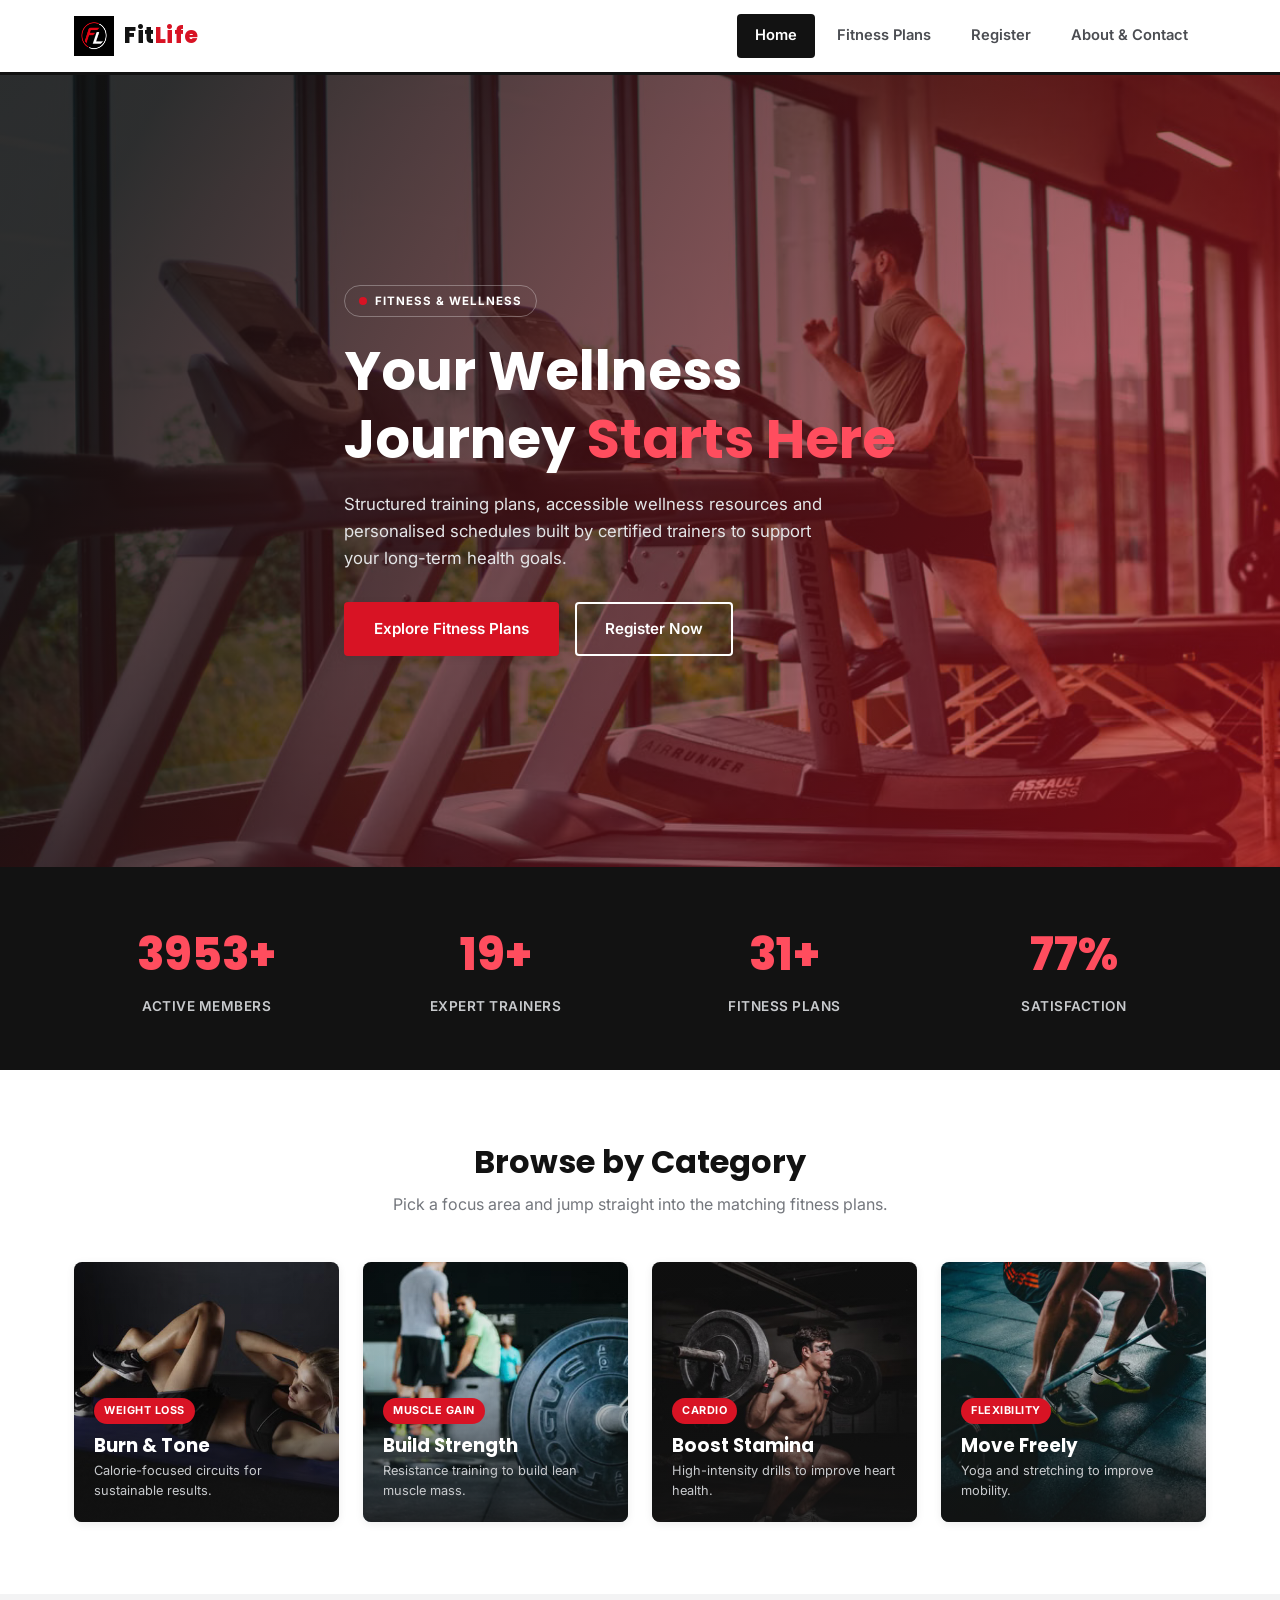
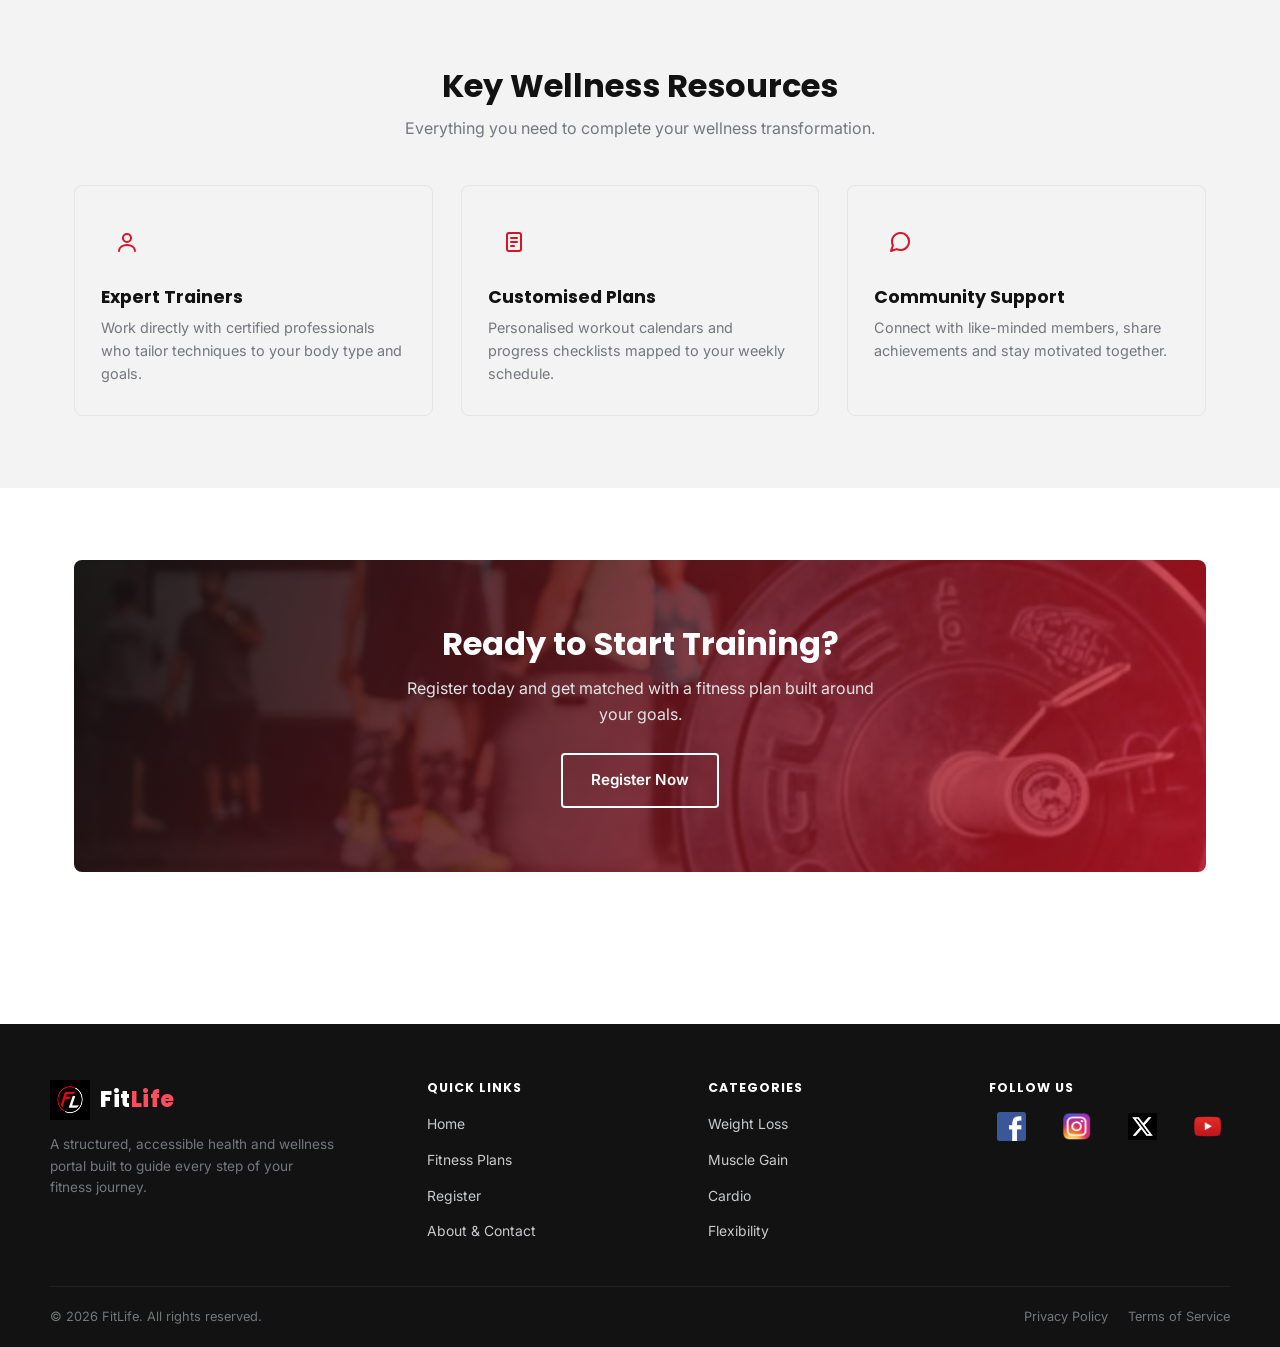
<file: index.html>
<!DOCTYPE html>
<html lang="en">
<head>
  <meta charset="UTF-8">
  <meta name="viewport" content="width=device-width, initial-scale=1.0">
  <link rel="icon" type="image/png" href="images/logo.png">
  <title>FitLife | Home</title>
  <meta name="description" content="FitLife - fitness plans, expert trainers and wellness resources to help you reach your goals.">
  <link rel="preconnect" href="https://fonts.googleapis.com">
  <link href="https://fonts.googleapis.com/css2?family=Poppins:wght@600;700;800&family=Inter:wght@400;500;600;700&display=swap" rel="stylesheet">
  <link rel="stylesheet" href="css/style.css">
  <link rel="stylesheet" href="css/home.css">
</head>
<body>
  <a class="skip-link" href="#main">Skip to main content</a>

  <!-- Header -->
  <header class="site-header">
    <div class="container header-inner">
      <a href="index.html" class="logo" aria-label="FitLife home">
        <img src="images/logo.png" alt="FitLife Logo" class="logo-icon">
        <span class="logo-text">Fit<span class="accent">Life</span></span>
      </a>
      <nav class="main-nav" id="mainNav" aria-label="Primary">
        <a href="index.html" class="nav-link">Home</a>
        <a href="plans.html" class="nav-link">Fitness Plans</a>
        <a href="register.html" class="nav-link">Register</a>
        <a href="about.html" class="nav-link">About &amp; Contact</a>
      </nav>
      <button class="nav-toggle" id="navToggle" aria-label="Toggle navigation menu" aria-expanded="false" aria-controls="mainNav">
        <span></span><span></span><span></span>
      </button>
    </div>
  </header>

  <main id="main">
    <!-- Hero -->
    <section class="hero">
      <div class="container hero-content">
        <span class="eyebrow"><span class="dot"></span> Fitness &amp; Wellness</span>
        <h1>Your Wellness Journey <span class="accent">Starts Here</span></h1>
        <p>Structured training plans, accessible wellness resources and personalised schedules built by certified trainers to support your long-term health goals.</p>
        <div class="hero-actions">
          <a href="plans.html" class="btn btn-primary">Explore Fitness Plans</a>
          <a href="register.html" class="btn btn-outline">Register Now</a>
        </div>
      </div>
    </section>

    <!-- Stats / Animated Counters -->
    <section class="stats" aria-label="FitLife statistics">
      <div class="container stats-grid">
        <div class="stat">
          <p class="stat-number"><span data-counter="5000" data-suffix="+">0</span></p>
          <p class="stat-label">Active Members</p>
        </div>
        <div class="stat">
          <p class="stat-number"><span data-counter="25" data-suffix="+">0</span></p>
          <p class="stat-label">Expert Trainers</p>
        </div>
        <div class="stat">
          <p class="stat-number"><span data-counter="40" data-suffix="+">0</span></p>
          <p class="stat-label">Fitness Plans</p>
        </div>
        <div class="stat">
          <p class="stat-number"><span data-counter="98" data-suffix="%">0</span></p>
          <p class="stat-label">Satisfaction</p>
        </div>
      </div>
    </section>

    <!-- Categories -->
    <section class="section">
      <div class="container">
        <div class="section-head">
          <h2>Browse by Category</h2>
          <p>Pick a focus area and jump straight into the matching fitness plans.</p>
        </div>
        <div class="category-grid">
          <a class="category-card" href="plans.html?category=weight-loss">
            <img src="images/weight-loss.jpg" alt="Dumbbells lined up on a gym rack for weight loss training">
            <span class="category-overlay">
              <span class="category-tag">Weight Loss</span>
              <h3>Burn &amp; Tone</h3>
              <p>Calorie-focused circuits for sustainable results.</p>
            </span>
          </a>
          <a class="category-card" href="plans.html?category=muscle-gain">
            <img src="images/muscle-gain.jpg" alt="Person performing a strength training push-up outdoors">
            <span class="category-overlay">
              <span class="category-tag">Muscle Gain</span>
              <h3>Build Strength</h3>
              <p>Resistance training to build lean muscle mass.</p>
            </span>
          </a>
          <a class="category-card" href="plans.html?category=cardio">
            <img src="images/cardio.jpg" alt="Athlete mid-motion during a high intensity cardio session">
            <span class="category-overlay">
              <span class="category-tag">Cardio</span>
              <h3>Boost Stamina</h3>
              <p>High-intensity drills to improve heart health.</p>
            </span>
          </a>
          <a class="category-card" href="plans.html?category=flexibility">
            <img src="images/flexibility.jpg" alt="Woman holding a yoga stretch pose for flexibility training">
            <span class="category-overlay">
              <span class="category-tag">Flexibility</span>
              <h3>Move Freely</h3>
              <p>Yoga and stretching to improve mobility.</p>
            </span>
          </a>
        </div>
      </div>
    </section>

    <!-- Features -->
    <section class="section section-tinted">
      <div class="container">
        <div class="section-head">
          <h2>Key Wellness Resources</h2>
          <p>Everything you need to complete your wellness transformation.</p>
        </div>
        <div class="features-grid">
          <div class="feature-card">
            <span class="feature-icon" aria-hidden="true">
              <svg viewBox="0 0 24 24" fill="none" stroke-width="2" stroke-linecap="round" stroke-linejoin="round"><circle cx="12" cy="8" r="4"/><path d="M4 21c0-4 4-6 8-6s8 2 8 6"/></svg>
            </span>
            <h3>Expert Trainers</h3>
            <p>Work directly with certified professionals who tailor techniques to your body type and goals.</p>
          </div>
          <div class="feature-card">
            <span class="feature-icon" aria-hidden="true">
              <svg viewBox="0 0 24 24" fill="none" stroke-width="2" stroke-linecap="round" stroke-linejoin="round"><rect x="5" y="3" width="14" height="18" rx="2"/><path d="M9 8h6M9 12h6M9 16h3"/></svg>
            </span>
            <h3>Customised Plans</h3>
            <p>Personalised workout calendars and progress checklists mapped to your weekly schedule.</p>
          </div>
          <div class="feature-card">
            <span class="feature-icon" aria-hidden="true">
              <svg viewBox="0 0 24 24" fill="none" stroke-width="2" stroke-linecap="round" stroke-linejoin="round"><path d="M21 11.5a8.4 8.4 0 0 1-.9 3.8 8.5 8.5 0 0 1-7.6 4.7 8.4 8.4 0 0 1-3.8-.9L3 21l1.9-5.7a8.4 8.4 0 0 1-.9-3.8 8.5 8.5 0 0 1 4.7-7.6 8.4 8.4 0 0 1 3.8-.9h.5a8.48 8.48 0 0 1 8 8v.5z"/></svg>
            </span>
            <h3>Community Support</h3>
            <p>Connect with like-minded members, share achievements and stay motivated together.</p>
          </div>
        </div>
      </div>
    </section>

    <!-- CTA Banner -->
    <section class="section">
      <div class="container">
        <div class="cta-banner">
          <h2>Ready to Start Training?</h2>
          <p>Register today and get matched with a fitness plan built around your goals.</p>
          <a href="register.html" class="btn btn-outline">Register Now</a>
        </div>
      </div>
    </section>
  </main>

  <!-- Footer -->
  <footer class="site-footer">
    <div class="container footer-grid">
      <div class="footer-brand">
        <a href="index.html" class="logo" aria-label="FitLife home">
          <img src="images/logo.png" alt="FitLife Logo" class="logo-icon">
          <span class="logo-text">Fit<span class="accent">Life</span></span>
        </a>
        <p class="footer-about">A structured, accessible health and wellness portal built to guide every step of your fitness journey.</p>
      </div>
      <div>
        <h3 class="footer-heading">Quick Links</h3>
        <ul class="footer-links">
          <li><a href="index.html">Home</a></li>
          <li><a href="plans.html">Fitness Plans</a></li>
          <li><a href="register.html">Register</a></li>
          <li><a href="about.html">About &amp; Contact</a></li>
        </ul>
      </div>
      <div>
        <h3 class="footer-heading">Categories</h3>
        <ul class="footer-links">
          <li><a href="plans.html?category=weight-loss">Weight Loss</a></li>
          <li><a href="plans.html?category=muscle-gain">Muscle Gain</a></li>
          <li><a href="plans.html?category=cardio">Cardio</a></li>
          <li><a href="plans.html?category=flexibility">Flexibility</a></li>
        </ul>
      </div>
      <div>
        <h3 class="footer-heading">Follow Us</h3>
        <div class="footer-social">
          <a href="https://web.facebook.com" target="_blank" rel="noopener noreferrer" aria-label="FitLife on Facebook"><img src="images/facebook.png" alt="Facebook"></a>
          <a href="https://www.instagram.com/?variant=following" target="_blank" rel="noopener noreferrer" aria-label="FitLife on Instagram"><img src="images/instagram.png" alt="Instagram"></a>
          <a href="https://x.com/" target="_blank" rel="noopener noreferrer" aria-label="FitLife on Twitter"><img src="images/twitter.png" alt="Twitter"></a>
          <a href="https://www.youtube.com/" target="_blank" rel="noopener noreferrer" aria-label="FitLife on YouTube"><img src="images/youtube.png" alt="YouTube"></a>
        </div>
      </div>
    </div>
    <div class="container footer-bottom">
      <p>&copy; 2026 FitLife. All rights reserved.</p>
      <div class="footer-legal">
        <a href="#">Privacy Policy</a>
        <a href="#">Terms of Service</a>
      </div>
    </div>
  </footer>

  <script src="js/main.js"></script>
</body>
</html>
</file>
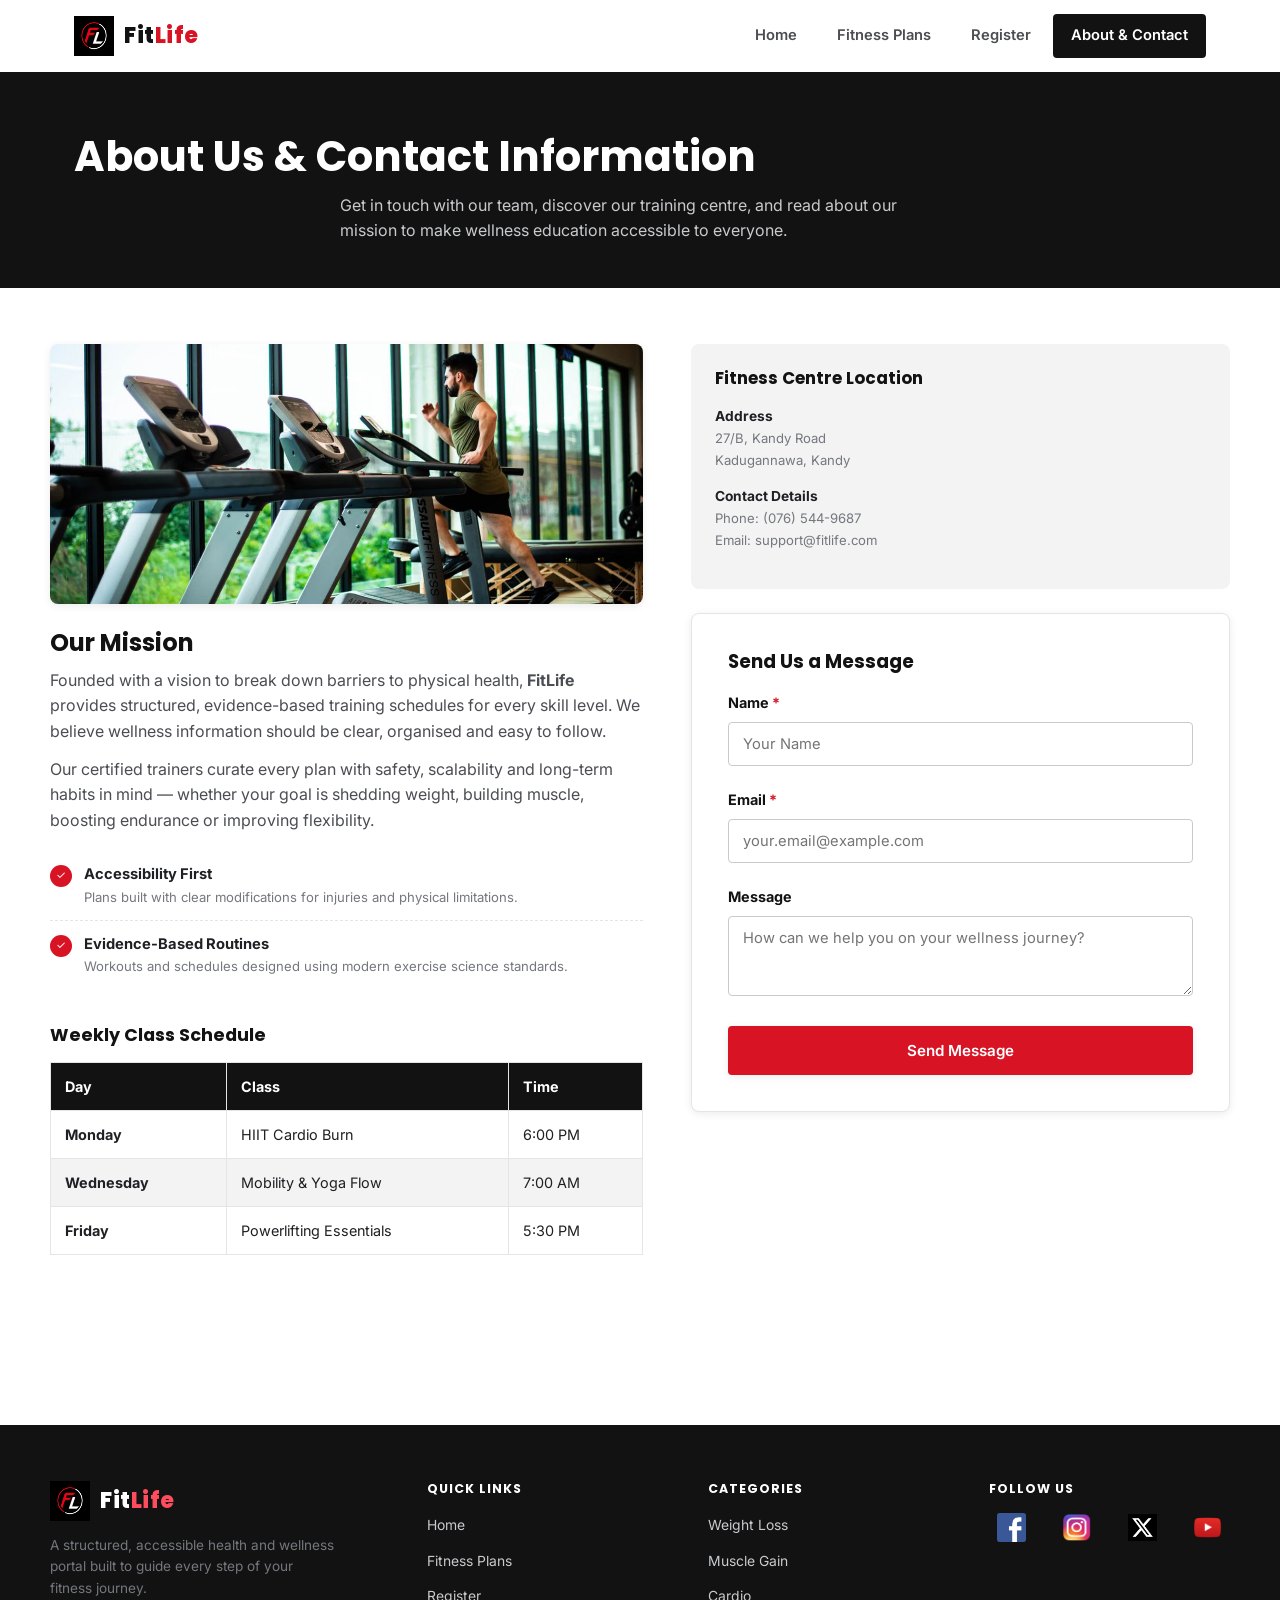
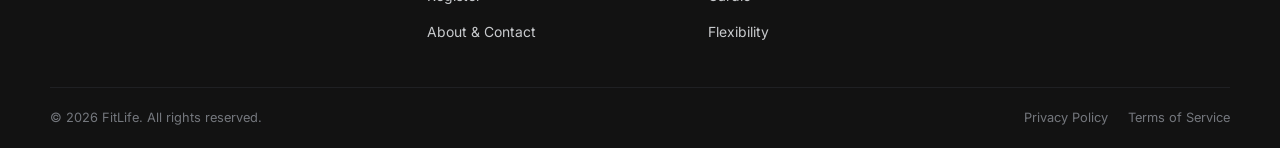
<file: about.html>
<!DOCTYPE html>
<html lang="en">
<head>
  <meta charset="UTF-8">
  <meta name="viewport" content="width=device-width, initial-scale=1.0">
  <link rel="icon" type="image/png" href="images/logo.png">
  <title>FitLife | About &amp; Contact</title>
  <meta name="description" content="Learn about FitLife's mission and get in touch with our team.">
  <link rel="preconnect" href="https://fonts.googleapis.com">
  <link href="https://fonts.googleapis.com/css2?family=Poppins:wght@600;700;800&family=Inter:wght@400;500;600;700&display=swap" rel="stylesheet">
  <link rel="stylesheet" href="css/style.css">
  <link rel="stylesheet" href="css/register.css">
</head>
<body>
  <a class="skip-link" href="#main">Skip to main content</a>

  <!--Header / Navigation -->
  <header class="site-header">
    <div class="container header-inner">
      <a href="index.html" class="logo" aria-label="FitLife home">
        <img src="images/logo.png" alt="FitLife Logo" class="logo-icon">
        <span class="logo-text">Fit<span class="accent">Life</span></span>
      </a>
      <nav class="main-nav" id="mainNav" aria-label="Primary">
        <a href="index.html" class="nav-link">Home</a>
        <a href="plans.html" class="nav-link">Fitness Plans</a>
        <a href="register.html" class="nav-link">Register</a>
        <a href="about.html" class="nav-link">About &amp; Contact</a>
      </nav>
      <button class="nav-toggle" id="navToggle" aria-label="Toggle navigation menu" aria-expanded="false" aria-controls="mainNav">
        <span></span><span></span><span></span>
      </button>
    </div>
  </header>

  <main id="main">
    <div class="page-banner">
      <div class="container text-left">
        <h1>About Us &amp; Contact Information</h1>
        <p>Get in touch with our team, discover our training centre, and read about our mission to make wellness education accessible to everyone.</p>
      </div>
    </div>

    <div class="container about-layout">
      <!-- Left column: mission -->
      <div>
        <div class="about-photo">
          <img src="images/hero-gym.jpg" alt="Interior of the FitLife training centre with gym equipment">
        </div>
        <h2>Our Mission</h2>
        <p class="mission-text">Founded with a vision to break down barriers to physical health, <strong>FitLife</strong> provides structured, evidence-based training schedules for every skill level. We believe wellness information should be clear, organised and easy to follow.</p>
        <p class="mission-text">Our certified trainers curate every plan with safety, scalability and long-term habits in mind &mdash; whether your goal is shedding weight, building muscle, boosting endurance or improving flexibility.</p>

        <div class="commitment-list">
          <div class="commitment-item">
            <span class="commitment-check" aria-hidden="true">&#10003;</span>
            <div>
              <strong>Accessibility First</strong>
              <p>Plans built with clear modifications for injuries and physical limitations.</p>
            </div>
          </div>
          <div class="commitment-item">
            <span class="commitment-check" aria-hidden="true">&#10003;</span>
            <div>
              <strong>Evidence-Based Routines</strong>
              <p>Workouts and schedules designed using modern exercise science standards.</p>
            </div>
          </div>
        </div>

        <!-- Accessible data table -->
        <table class="data-table schedule-table">
          <caption>Weekly Class Schedule</caption>
          <thead>
            <tr>
              <th scope="col">Day</th>
              <th scope="col">Class</th>
              <th scope="col">Time</th>
            </tr>
          </thead>
          <tbody>
            <tr>
              <th scope="row">Monday</th>
              <td>HIIT Cardio Burn</td>
              <td>6:00 PM</td>
            </tr>
            <tr>
              <th scope="row">Wednesday</th>
              <td>Mobility &amp; Yoga Flow</td>
              <td>7:00 AM</td>
            </tr>
            <tr>
              <th scope="row">Friday</th>
              <td>Powerlifting Essentials</td>
              <td>5:30 PM</td>
            </tr>
          </tbody>
        </table>
      </div>

      <!-- Right column: contact -->
      <div>
        <div class="info-card">
          <h3>Fitness Centre Location</h3>
          <div class="info-row">
            <div>
              <strong>Address</strong>
              <span>27/B, Kandy Road<br>Kadugannawa, Kandy</span>
            </div>
          </div>
          <div class="info-row">
            <div>
              <strong>Contact Details</strong>
              <span>Phone: (076) 544-9687<br>Email: support@fitlife.com</span>
            </div>
          </div>
        </div>

        <div class="form-card">
          <h3 class="form-card-title">Send Us a Message</h3>
          <div id="contactMessageBox" class="form-message" role="status" aria-live="polite"></div>

          <form id="contactForm" novalidate>
            <div class="field" id="contactNameField">
              <label for="contactName">Name <span class="required-mark">*</span></label>
              <input type="text" id="contactName" name="contactName" placeholder="Your Name">
              <p class="field-error" id="contactNameError"></p>
            </div>
            <div class="field" id="contactEmailField">
              <label for="contactEmail">Email <span class="required-mark">*</span></label>
              <input type="email" id="contactEmail" name="contactEmail" placeholder="your.email@example.com">
              <p class="field-error" id="contactEmailError"></p>
            </div>
            <div class="field">
              <label for="contactMessage">Message</label>
              <textarea id="contactMessage" name="contactMessage" rows="3" placeholder="How can we help you on your wellness journey?"></textarea>
            </div>
            <button type="submit" class="btn btn-primary btn-block">Send Message</button>
          </form>
        </div>
      </div>
    </div>
  </main>

  <!-- Footer -->
  <footer class="site-footer">
    <div class="container footer-grid">
      <div class="footer-brand">
        <a href="index.html" class="logo" aria-label="FitLife home">
          <img src="images/logo.png" alt="FitLife Logo" class="logo-icon">
          <span class="logo-text">Fit<span class="accent">Life</span></span>
        </a>
        <p class="footer-about">A structured, accessible health and wellness portal built to guide every step of your fitness journey.</p>
      </div>
      <div>
        <h3 class="footer-heading">Quick Links</h3>
        <ul class="footer-links">
          <li><a href="index.html">Home</a></li>
          <li><a href="plans.html">Fitness Plans</a></li>
          <li><a href="register.html">Register</a></li>
          <li><a href="about.html">About &amp; Contact</a></li>
        </ul>
      </div>
      <div>
        <h3 class="footer-heading">Categories</h3>
        <ul class="footer-links">
          <li><a href="plans.html?category=weight-loss">Weight Loss</a></li>
          <li><a href="plans.html?category=muscle-gain">Muscle Gain</a></li>
          <li><a href="plans.html?category=cardio">Cardio</a></li>
          <li><a href="plans.html?category=flexibility">Flexibility</a></li>
        </ul>
      </div>
      <div>
        <h3 class="footer-heading">Follow Us</h3>
        <div class="footer-social">
          <a href="https://web.facebook.com" target="_blank" rel="noopener noreferrer" aria-label="FitLife on Facebook"><img src="images/facebook.png" alt="Facebook"></a>
          <a href="https://www.instagram.com/?variant=following" target="_blank" rel="noopener noreferrer" aria-label="FitLife on Instagram"><img src="images/instagram.png" alt="Instagram"></a>
          <a href="https://x.com/" target="_blank" rel="noopener noreferrer" aria-label="FitLife on Twitter"><img src="images/twitter.png" alt="Twitter"></a>
          <a href="https://www.youtube.com/" target="_blank" rel="noopener noreferrer" aria-label="FitLife on YouTube"><img src="images/youtube.png" alt="YouTube"></a>
        </div>
      </div>
    </div>
    <div class="container footer-bottom">
      <p>&copy; 2026 FitLife. All rights reserved.</p>
      <div class="footer-legal">
        <a href="#">Privacy Policy</a>
        <a href="#">Terms of Service</a>
      </div>
    </div>
  </footer>

  <script src="js/main.js"></script>
  <script src="js/validate.js"></script>
</body>
</html>
</file>
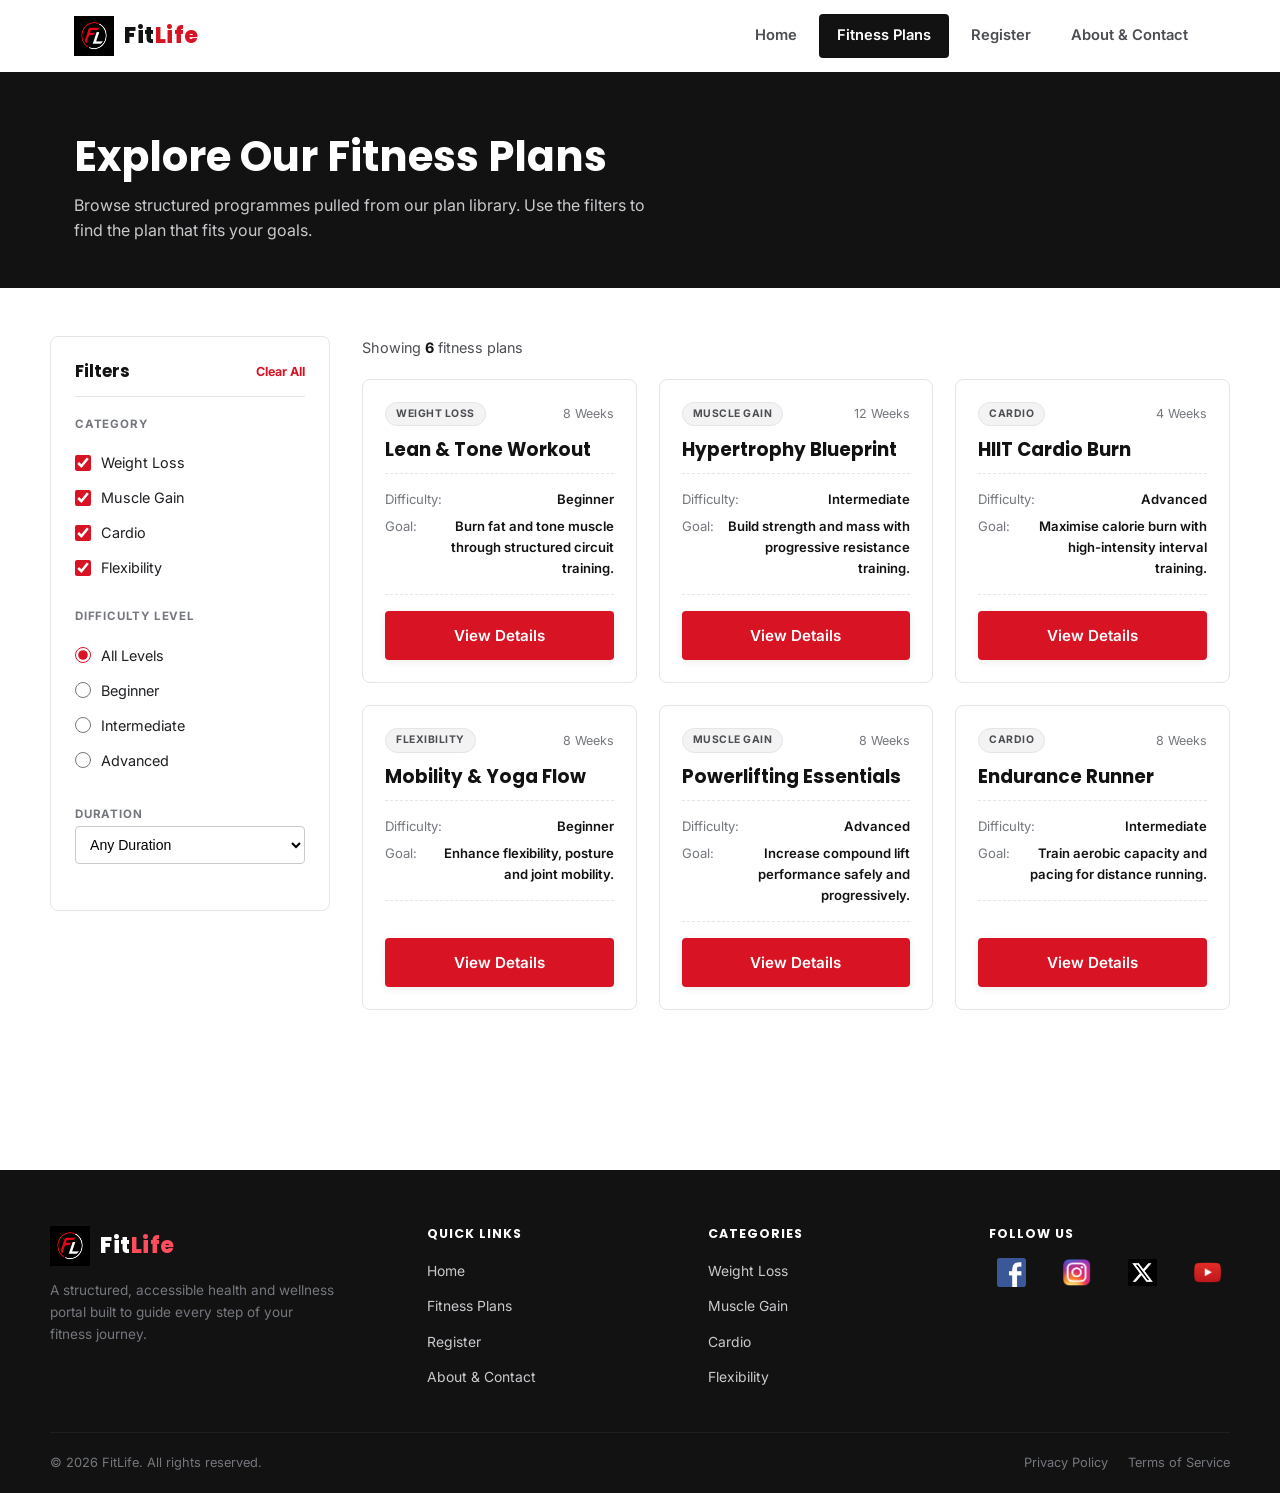
<file: plans.html>
<!DOCTYPE html>
<html lang="en">
<head>
  <meta charset="UTF-8">
  <meta name="viewport" content="width=device-width, initial-scale=1.0">
  <link rel="icon" type="image/png" href="images/logo.png">
  <title>FitLife | Fitness Plans</title>
  <meta name="description" content="Browse and filter FitLife fitness plans by category, difficulty and duration.">
  <link rel="preconnect" href="https://fonts.googleapis.com">
  <link href="https://fonts.googleapis.com/css2?family=Poppins:wght@600;700;800&family=Inter:wght@400;500;600;700&display=swap" rel="stylesheet">
  <link rel="stylesheet" href="css/style.css">
  <link rel="stylesheet" href="css/plans.css">
</head>
<body>
  <a class="skip-link" href="#main">Skip to main content</a>

  <!-- Header -->
  <header class="site-header">
    <div class="container header-inner">
      <a href="index.html" class="logo" aria-label="FitLife home">
        <img src="images/logo.png" alt="FitLife Logo" class="logo-icon">
        <span class="logo-text">Fit<span class="accent">Life</span></span>
      </a>
      <nav class="main-nav" id="mainNav" aria-label="Primary">
        <a href="index.html" class="nav-link">Home</a>
        <a href="plans.html" class="nav-link">Fitness Plans</a>
        <a href="register.html" class="nav-link">Register</a>
        <a href="about.html" class="nav-link">About &amp; Contact</a>
      </nav>
      <button class="nav-toggle" id="navToggle" aria-label="Toggle navigation menu" aria-expanded="false" aria-controls="mainNav">
        <span></span><span></span><span></span>
      </button>
    </div>
  </header>

  <main id="main">
    <!-- Page banner -->
    <div class="page-banner">
      <div class="container">
        <h1>Explore Our Fitness Plans</h1>
        <p>Browse structured programmes pulled from our plan library. Use the filters to find the plan that fits your goals.</p>
      </div>
    </div>

    <div class="container plans-layout">
      <!-- Filter sidebar -->
      <aside class="filter-panel" aria-label="Filter fitness plans">
        <div class="filter-panel-head">
          <h2>Filters</h2>
          <button type="button" id="clearFilters" class="filter-clear">Clear All</button>
        </div>

        <div class="filter-group">
          <p class="filter-group-title" id="categoryLabel">Category</p>
          <div role="group" aria-labelledby="categoryLabel">
            <label class="filter-option">
              <input type="checkbox" class="js-category" value="weight-loss" checked>
              Weight Loss
            </label>
            <label class="filter-option">
              <input type="checkbox" class="js-category" value="muscle-gain" checked>
              Muscle Gain
            </label>
            <label class="filter-option">
              <input type="checkbox" class="js-category" value="cardio" checked>
              Cardio
            </label>
            <label class="filter-option">
              <input type="checkbox" class="js-category" value="flexibility" checked>
              Flexibility
            </label>
          </div>
        </div>

        <div class="filter-group">
          <p class="filter-group-title" id="difficultyLabel">Difficulty Level</p>
          <div role="group" aria-labelledby="difficultyLabel">
            <label class="filter-option">
              <input type="radio" name="difficulty" class="js-difficulty" id="difficultyAll" value="all" checked>
              All Levels
            </label>
            <label class="filter-option">
              <input type="radio" name="difficulty" class="js-difficulty" value="Beginner">
              Beginner
            </label>
            <label class="filter-option">
              <input type="radio" name="difficulty" class="js-difficulty" value="Intermediate">
              Intermediate
            </label>
            <label class="filter-option">
              <input type="radio" name="difficulty" class="js-difficulty" value="Advanced">
              Advanced
            </label>
          </div>
        </div>

        <div class="filter-group">
          <label class="filter-group-title" for="durationFilter">Duration</label>
          <select id="durationFilter" class="filter-select">
            <option value="any">Any Duration</option>
            <option value="4 Weeks">4 Weeks</option>
            <option value="8 Weeks">8 Weeks</option>
            <option value="12 Weeks">12 Weeks</option>
          </select>
        </div>
      </aside>

      <!-- Results -->
      <section aria-label="Fitness plan results">
        <div class="results-head">
          <p class="results-count">Showing <strong id="resultsCount">0</strong> fitness plans</p>
        </div>
        <div class="plans-grid" id="plansGrid" aria-live="polite">
          <p class="plan-empty">Loading fitness plans&hellip;</p>
        </div>
      </section>
    </div>
  </main>

  <!-- Footer -->
  <footer class="site-footer">
    <div class="container footer-grid">
      <div class="footer-brand">
        <a href="index.html" class="logo" aria-label="FitLife home">
          <img src="images/logo.png" alt="FitLife Logo" class="logo-icon">
          <span class="logo-text">Fit<span class="accent">Life</span></span>
        </a>
        <p class="footer-about">A structured, accessible health and wellness portal built to guide every step of your fitness journey.</p>
      </div>
      <div>
        <h3 class="footer-heading">Quick Links</h3>
        <ul class="footer-links">
          <li><a href="index.html">Home</a></li>
          <li><a href="plans.html">Fitness Plans</a></li>
          <li><a href="register.html">Register</a></li>
          <li><a href="about.html">About &amp; Contact</a></li>
        </ul>
      </div>
      <div>
        <h3 class="footer-heading">Categories</h3>
        <ul class="footer-links">
          <li><a href="plans.html?category=weight-loss">Weight Loss</a></li>
          <li><a href="plans.html?category=muscle-gain">Muscle Gain</a></li>
          <li><a href="plans.html?category=cardio">Cardio</a></li>
          <li><a href="plans.html?category=flexibility">Flexibility</a></li>
        </ul>
      </div>
      <div>
        <h3 class="footer-heading">Follow Us</h3>
        <div class="footer-social">
          <a href="https://web.facebook.com" target="_blank" rel="noopener noreferrer" aria-label="FitLife on Facebook"><img src="images/facebook.png" alt="Facebook"></a>
          <a href="https://www.instagram.com/?variant=following" target="_blank" rel="noopener noreferrer" aria-label="FitLife on Instagram"><img src="images/instagram.png" alt="Instagram"></a>
          <a href="https://x.com/" target="_blank" rel="noopener noreferrer" aria-label="FitLife on Twitter"><img src="images/twitter.png" alt="Twitter"></a>
          <a href="https://www.youtube.com/" target="_blank" rel="noopener noreferrer" aria-label="FitLife on YouTube"><img src="images/youtube.png" alt="YouTube"></a>
        </div>
      </div>
    </div>
    <div class="container footer-bottom">
      <p>&copy; 2026 FitLife. All rights reserved.</p>
      <div class="footer-legal">
        <a href="#">Privacy Policy</a>
        <a href="#">Terms of Service</a>
      </div>
    </div>
  </footer>

  <script src="js/main.js"></script>
  <script src="js/filter.js"></script>
</body>
</html>
</file>
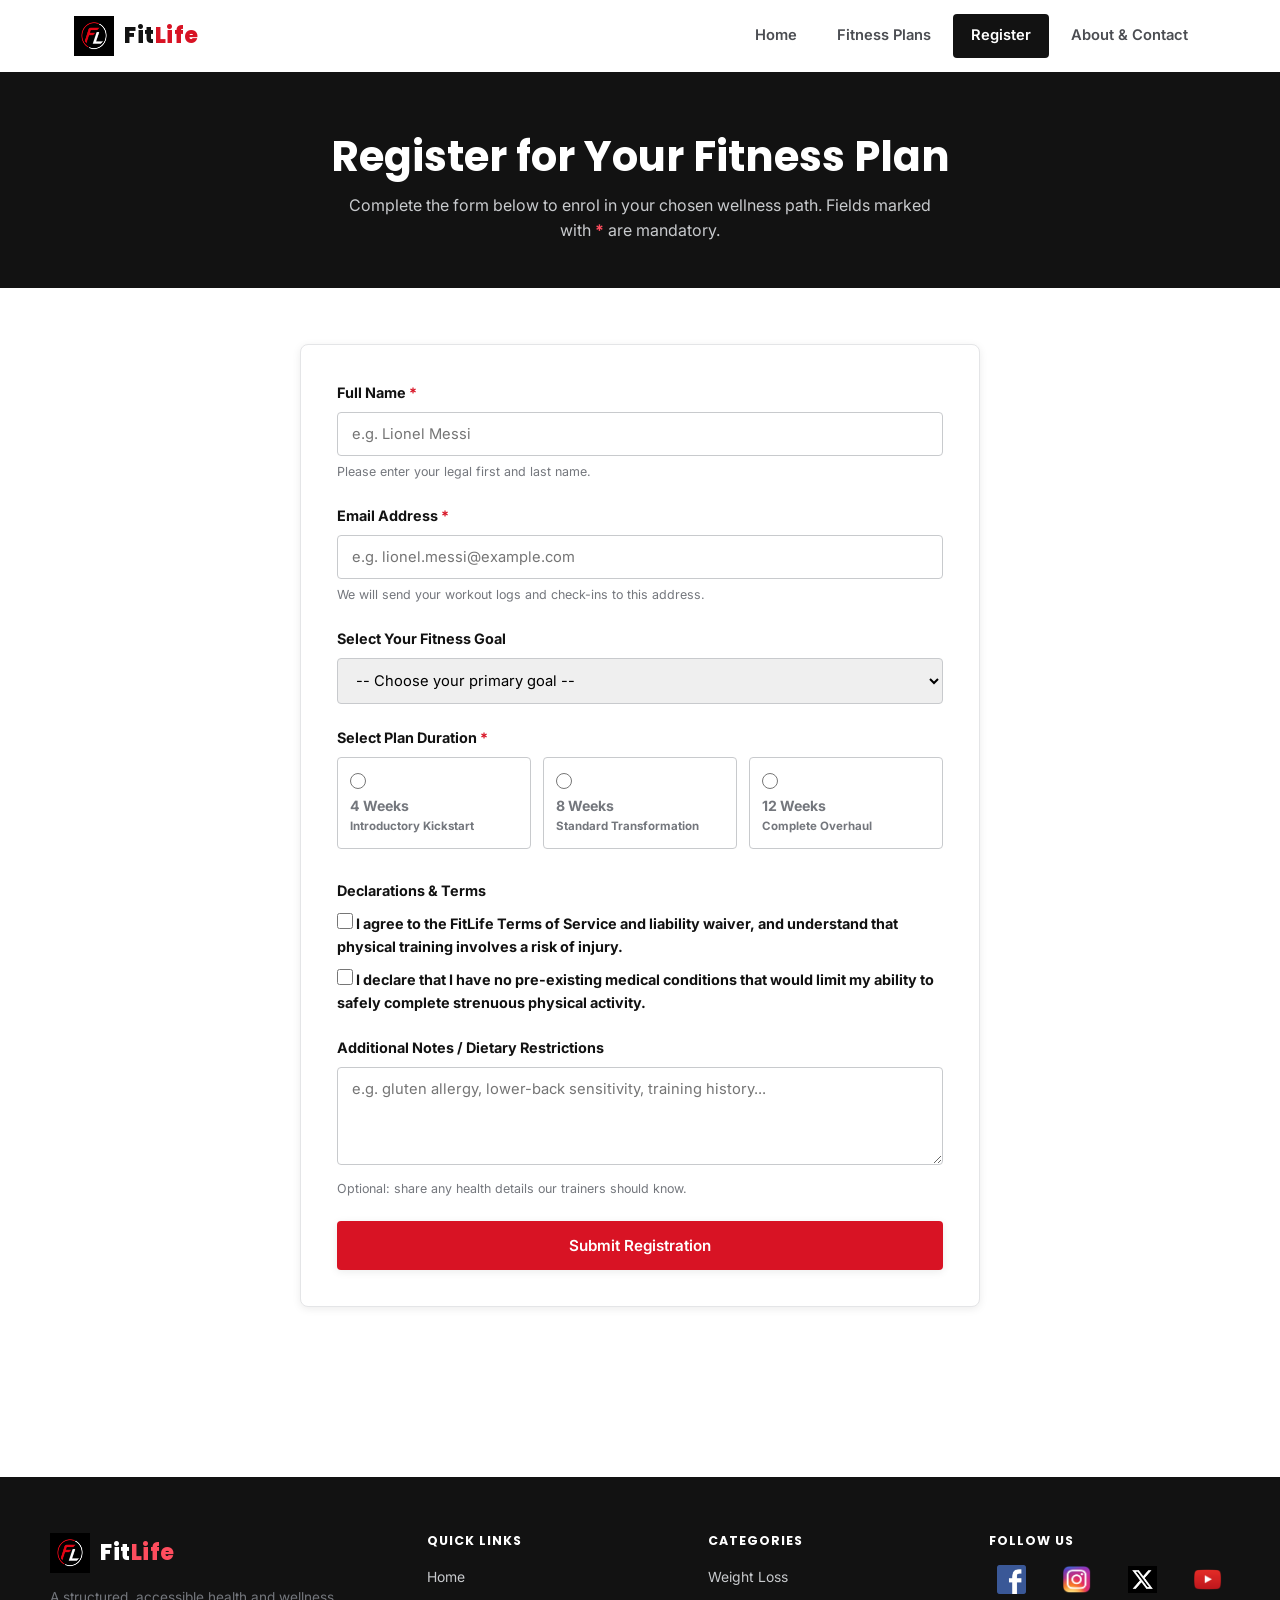
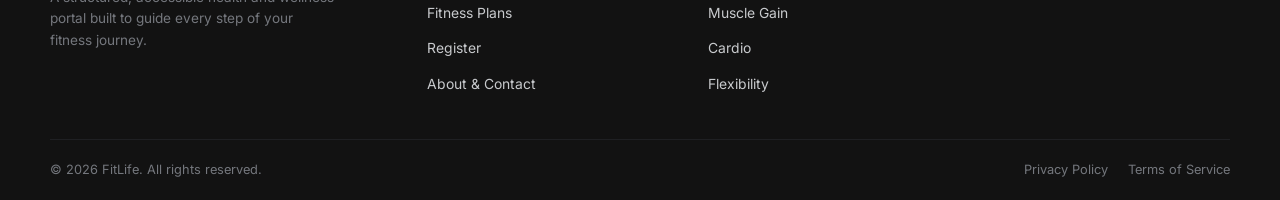
<file: register.html>
<!DOCTYPE html>
<html lang="en">
<head>
  <meta charset="UTF-8">
  <meta name="viewport" content="width=device-width, initial-scale=1.0">
  <link rel="icon" type="image/png" href="images/logo.png">
  <title>FitLife | Register</title>
  <meta name="description" content="Register for your FitLife fitness plan.">
  <link rel="preconnect" href="https://fonts.googleapis.com">
  <link href="https://fonts.googleapis.com/css2?family=Poppins:wght@600;700;800&family=Inter:wght@400;500;600;700&display=swap" rel="stylesheet">
  <link rel="stylesheet" href="css/style.css">
  <link rel="stylesheet" href="css/register.css">
</head>
<body>
  <a class="skip-link" href="#main">Skip to main content</a>

  <!-- Header -->
  <header class="site-header">
    <div class="container header-inner">
      <a href="index.html" class="logo" aria-label="FitLife home">
        <img src="images/logo.png" alt="FitLife Logo" class="logo-icon">
        <span class="logo-text">Fit<span class="accent">Life</span></span>
      </a>
      <nav class="main-nav" id="mainNav" aria-label="Primary">
        <a href="index.html" class="nav-link">Home</a>
        <a href="plans.html" class="nav-link">Fitness Plans</a>
        <a href="register.html" class="nav-link">Register</a>
        <a href="about.html" class="nav-link">About &amp; Contact</a>
      </nav>
      <button class="nav-toggle" id="navToggle" aria-label="Toggle navigation menu" aria-expanded="false" aria-controls="mainNav">
        <span></span><span></span><span></span>
      </button>
    </div>
  </header>

  <main id="main">
    <div class="page-banner">
      <div class="container">
        <h1>Register for Your Fitness Plan</h1>
        <p>Complete the form below to enrol in your chosen wellness path. Fields marked with <span class="required-mark">*</span> are mandatory.</p>
      </div>
    </div>

    <div class="container form-wrapper">
      <div class="form-card">

        <div id="registerMessage" class="form-message" role="status" aria-live="polite"></div>

        <!-- novalidate: HTML5 constraint-validation is switched off on purpose,
             all checks below are done manually in js/validate.js -->
        <form id="registerForm" novalidate>

          <!-- 1. Text field -->
          <div class="field" id="fullNameField">
            <label for="fullName">Full Name <span class="required-mark">*</span></label>
            <input type="text" id="fullName" name="fullName" placeholder="e.g. Lionel Messi">
            <p class="field-hint">Please enter your legal first and last name.</p>
            <p class="field-error" id="fullNameError"></p>
          </div>

          <!-- 2. Email field -->
          <div class="field" id="emailField">
            <label for="emailAddress">Email Address <span class="required-mark">*</span></label>
            <input type="email" id="emailAddress" name="emailAddress" placeholder="e.g. lionel.messi@example.com">
            <p class="field-hint">We will send your workout logs and check-ins to this address.</p>
            <p class="field-error" id="emailError"></p>
          </div>

          <!-- 3. Select dropdown -->
          <div class="field" id="goalField">
            <label for="fitnessGoal">Select Your Fitness Goal</label>
            <select id="fitnessGoal" name="fitnessGoal">
              <option value="" selected>-- Choose your primary goal --</option>
              <option value="weight-loss">Weight Loss</option>
              <option value="muscle-gain">Muscle Gain</option>
              <option value="cardio">Cardio</option>
              <option value="flexibility">Flexibility</option>
            </select>
          </div>

          <!-- 4. Radio buttons -->
          <div class="field" id="durationField">
            <label id="durationLabel">Select Plan Duration <span class="required-mark">*</span></label>
            <div class="radio-grid" role="group" aria-labelledby="durationLabel">
              <label class="radio-option">
                <input type="radio" name="duration" value="4">
                <span><strong>4 Weeks</strong><span>Introductory Kickstart</span></span>
              </label>
              <label class="radio-option">
                <input type="radio" name="duration" value="8">
                <span><strong>8 Weeks</strong><span>Standard Transformation</span></span>
              </label>
              <label class="radio-option">
                <input type="radio" name="duration" value="12">
                <span><strong>12 Weeks</strong><span>Complete Overhaul</span></span>
              </label>
            </div>
            <p class="field-error" id="durationError"></p>
          </div>

          <!-- 5. Checkboxes -->
          <div class="field">
            <label id="declarationsLabel">Declarations &amp; Terms</label>
            <div role="group" aria-labelledby="declarationsLabel">
              <label class="checkbox-option">
                <input type="checkbox" name="terms">
                I agree to the FitLife Terms of Service and liability waiver, and understand that physical training involves a risk of injury.
              </label>
              <label class="checkbox-option">
                <input type="checkbox" name="medical">
                I declare that I have no pre-existing medical conditions that would limit my ability to safely complete strenuous physical activity.
              </label>
            </div>
          </div>

          <!-- 6. Text area -->
          <div class="field">
            <label for="notes">Additional Notes / Dietary Restrictions</label>
            <textarea id="notes" name="notes" rows="4" placeholder="e.g. gluten allergy, lower-back sensitivity, training history..."></textarea>
            <p class="field-hint">Optional: share any health details our trainers should know.</p>
          </div>

          <button type="submit" class="btn btn-primary btn-block">Submit Registration</button>
        </form>
      </div>
    </div>
  </main>

  <!-- Footer -->
  <footer class="site-footer">
    <div class="container footer-grid">
      <div class="footer-brand">
        <a href="index.html" class="logo" aria-label="FitLife home">
          <img src="images/logo.png" alt="FitLife Logo" class="logo-icon">
          <span class="logo-text">Fit<span class="accent">Life</span></span>
        </a>
        <p class="footer-about">A structured, accessible health and wellness portal built to guide every step of your fitness journey.</p>
      </div>
      <div>
        <h3 class="footer-heading">Quick Links</h3>
        <ul class="footer-links">
          <li><a href="index.html">Home</a></li>
          <li><a href="plans.html">Fitness Plans</a></li>
          <li><a href="register.html">Register</a></li>
          <li><a href="about.html">About &amp; Contact</a></li>
        </ul>
      </div>
      <div>
        <h3 class="footer-heading">Categories</h3>
        <ul class="footer-links">
          <li><a href="plans.html?category=weight-loss">Weight Loss</a></li>
          <li><a href="plans.html?category=muscle-gain">Muscle Gain</a></li>
          <li><a href="plans.html?category=cardio">Cardio</a></li>
          <li><a href="plans.html?category=flexibility">Flexibility</a></li>
        </ul>
      </div>
      <div>
        <h3 class="footer-heading">Follow Us</h3>
        <div class="footer-social">
          <a href="https://web.facebook.com" target="_blank" rel="noopener noreferrer" aria-label="FitLife on Facebook"><img src="images/facebook.png" alt="Facebook"></a>
          <a href="https://www.instagram.com/?variant=following" target="_blank" rel="noopener noreferrer" aria-label="FitLife on Instagram"><img src="images/instagram.png" alt="Instagram"></a>
          <a href="https://x.com/" target="_blank" rel="noopener noreferrer" aria-label="FitLife on Twitter"><img src="images/twitter.png" alt="Twitter"></a>
          <a href="https://www.youtube.com/" target="_blank" rel="noopener noreferrer" aria-label="FitLife on YouTube"><img src="images/youtube.png" alt="YouTube"></a>
        </div>
      </div>
    </div>
    <div class="container footer-bottom">
      <p>&copy; 2026 FitLife. All rights reserved.</p>
      <div class="footer-legal">
        <a href="#">Privacy Policy</a>
        <a href="#">Terms of Service</a>
      </div>
    </div>
  </footer>

  <script src="js/main.js"></script>
  <script src="js/validate.js"></script>
</body>
</html>
</file>
<file: css/style.css>
/* 1. Design tokens */
:root {
  --red: #d81324;
  --red-dark: #a10d1b;
  --red-light: #ff4d5e;
  --black: #121212;
  --gray-900: #1f2023;
  --gray-700: #4b4d52;
  --gray-500: #74777d;
  --gray-300: #c8cacd;
  --gray-200: #e4e5e7;
  --gray-100: #f3f3f4;
  --white: #ffffff;

  --font-heading: 'Poppins', 'Segoe UI', Arial, sans-serif;
  --font-body: 'Inter', 'Segoe UI', Arial, sans-serif;

  --radius: 8px;
  --radius-sm: 4px;
  --shadow: 0 10px 30px rgba(18, 18, 18, 0.1);
  --shadow-sm: 0 2px 8px rgba(18, 18, 18, 0.08);
  --max-width: 1180px;
  --transition: 0.25s ease;
}

/* 2. Reset */
*, *::before, *::after { box-sizing: border-box; margin: 0; padding: 0; }

html { scroll-behavior: smooth; }

body {
  font-family: var(--font-body);
  color: var(--gray-900);
  background: var(--white);
  line-height: 1.6;
  -webkit-font-smoothing: antialiased;
}

img { max-width: 100%; display: block; }

a { color: inherit; text-decoration: none; }

ul { list-style: none; }

button { font-family: inherit; cursor: pointer; border: none; background: none; }

h1, h2, h3, h4 {
  font-family: var(--font-heading);
  color: var(--black);
  line-height: 1.25;
  font-weight: 700;
}

.container {
  width: 100%;
  max-width: var(--max-width);
  margin: 0 auto;
  padding: 0 24px;
}

/* Skip link for keyboard / screen-reader users */
.skip-link {
  position: absolute;
  left: -999px;
  top: 0;
  background: var(--red);
  color: var(--white);
  padding: 10px 18px;
  z-index: 999;
  border-radius: 0 0 var(--radius-sm) 0;
}
.skip-link:focus {
  left: 0;
}

/* Focus visibility for accessibility */
a:focus-visible,
button:focus-visible,
input:focus-visible,
select:focus-visible,
textarea:focus-visible {
  outline: 3px solid var(--red);
  outline-offset: 2px;
}

/* 3. Buttons */
.btn {
  display: inline-flex;
  align-items: center;
  justify-content: center;
  gap: 8px;
  padding: 13px 28px;
  border-radius: var(--radius-sm);
  font-weight: 600;
  font-size: 0.95rem;
  transition: transform var(--transition), background var(--transition), box-shadow var(--transition);
  border: 2px solid transparent;
}
.btn:hover { transform: translateY(-2px); }

.btn-primary {
  background: var(--red);
  color: var(--white);
  box-shadow: var(--shadow-sm);
}
.btn-primary:hover { background: var(--red-dark); }

.btn-outline {
  background: transparent;
  border-color: var(--black);
  color: var(--black);
}
.btn-outline:hover { background: var(--black); color: var(--white); }

.btn-dark {
  background: var(--black);
  color: var(--white);
}
.btn-dark:hover { background: var(--red); }

.btn-block { width: 100%; }

/* 4. Header & Navigation */
.site-header {
  position: sticky;
  top: 0;
  z-index: 100;
  background: var(--white);
  border-bottom: 3px solid var(--black);
}

.header-inner {
  display: flex;
  align-items: center;
  justify-content: space-between;
  padding-top: 14px;
  padding-bottom: 14px;
}

.logo {
  display: flex;
  align-items: center;
  gap: 10px;
}

.logo-icon {
  width: 40px;
  height: 40px;
  object-fit: contain;
}

.logo-text {
  font-family: var(--font-heading);
  font-weight: 800;
  font-size: 1.4rem;
  letter-spacing: 0.5px;
  color: var(--black);
}
.logo-text .accent { color: var(--red); }

.main-nav {
  display: flex;
  align-items: center;
  gap: 4px;
}

.nav-link {
  padding: 10px 18px;
  border-radius: var(--radius-sm);
  font-weight: 600;
  font-size: 0.92rem;
  color: var(--gray-700);
  transition: background var(--transition), color var(--transition);
}
.nav-link:hover { background: var(--gray-100); color: var(--black); }
.nav-link.active {
  background: var(--black);
  color: var(--white);
}

.nav-toggle {
  display: none;
  flex-direction: column;
  gap: 5px;
  padding: 8px;
}
.nav-toggle span {
  width: 26px;
  height: 3px;
  background: var(--black);
  border-radius: 2px;
  transition: transform var(--transition), opacity var(--transition);
}
.nav-toggle[aria-expanded="true"] span:nth-child(1) { transform: translateY(8px) rotate(45deg); }
.nav-toggle[aria-expanded="true"] span:nth-child(2) { opacity: 0; }
.nav-toggle[aria-expanded="true"] span:nth-child(3) { transform: translateY(-8px) rotate(-45deg); }

/* 5. Footer */
.site-footer {
  background: var(--black);
  color: var(--gray-300);
  margin-top: 80px;
}

.footer-grid {
  display: grid;
  grid-template-columns: 1.4fr 1fr 1fr 1fr;
  gap: 40px;
  padding: 56px 0 32px;
}

.footer-brand .logo-text { color: var(--white); }
.footer-brand .logo-text .accent { color: var(--red-light); }
.footer-about {
  margin-top: 14px;
  font-size: 0.85rem;
  color: var(--gray-500);
  max-width: 32ch;
}

.footer-heading {
  font-family: var(--font-heading);
  font-size: 0.78rem;
  font-weight: 700;
  letter-spacing: 1px;
  text-transform: uppercase;
  color: var(--white);
  margin-bottom: 16px;
}

.footer-links li { margin-bottom: 10px; }
.footer-links a {
  font-size: 0.87rem;
  color: var(--gray-300);
  transition: color var(--transition);
}
.footer-links a:hover { color: var(--red-light); }

.footer-social { display: flex; gap: 20px; }

.footer-social a img {
    width: 30px;
    height: 30px;
    object-fit: contain;
}

.footer-social a {
    display: inline-flex;
    margin: 0 8px;
}

.footer-social a:hover img {
    transform: scale(1.1);
}

.footer-bottom {
  border-top: 1px solid var(--gray-900);
  padding: 20px 0;
  display: flex;
  align-items: center;
  justify-content: space-between;
  flex-wrap: wrap;
  gap: 12px;
  font-size: 0.8rem;
  color: var(--gray-500);
}
.footer-bottom a { color: var(--gray-500); }
.footer-bottom a:hover { color: var(--red-light); }
.footer-legal { display: flex; gap: 20px; }

/* 6. Shared section utilities */
.section { padding: 72px 0; }
.section-tight { padding: 48px 0; }

.section-head {
  max-width: 640px;
  margin: 0 auto 44px;
  text-align: center;
}
.section-head h2 { font-size: 2rem; margin-bottom: 10px; }
.section-head p { color: var(--gray-500); }

.eyebrow {
  display: inline-flex;
  align-items: center;
  gap: 8px;
  padding: 6px 14px;
  border: 1px solid var(--gray-200);
  border-radius: 999px;
  font-size: 0.72rem;
  font-weight: 700;
  letter-spacing: 1px;
  text-transform: uppercase;
  color: var(--gray-700);
}
.eyebrow .dot {
  width: 8px;
  height: 8px;
  border-radius: 50%;
  background: var(--red);
}

/* Basic accessible data table styling (reused where a table appears) */
.data-table { width: 100%; border-collapse: collapse; font-size: 0.9rem; }
.data-table caption {
  text-align: left;
  font-weight: 700;
  font-family: var(--font-heading);
  color: var(--black);
  margin-bottom: 12px;
  font-size: 1.1rem;
}
.data-table th, .data-table td {
  padding: 12px 14px;
  border: 1px solid var(--gray-200);
  text-align: left;
}
.data-table thead th {
  background: var(--black);
  color: var(--white);
}
.data-table tbody tr:nth-child(even) { background: var(--gray-100); }

/* Visually-hidden helper (for screen-reader-only text) */
.sr-only {
  position: absolute;
  width: 1px; height: 1px;
  padding: 0; margin: -1px;
  overflow: hidden;
  clip: rect(0,0,0,0);
  white-space: nowrap;
  border: 0;
}

/* Toast / success message used by JS form validation */
.form-message {
  padding: 12px 16px;
  border-radius: var(--radius-sm);
  font-size: 0.88rem;
  font-weight: 600;
  margin-top: 6px;
  display: none;
}
.form-message.success {
  display: block;
  background: #e9f9ee;
  color: #146c2e;
  border: 1px solid #b7ecc4;
}
.form-message.error {
  display: block;
  background: #fdeceb;
  color: var(--red-dark);
  border: 1px solid #f6b7bb;
}

.field-error {
  color: var(--red-dark);
  font-size: 0.78rem;
  font-weight: 600;
  margin-top: 4px;
  display: none;
}
.field-error.show { display: block; }

.has-error input, .has-error select, .has-error textarea {
  border-color: var(--red) !important;
}

/* Utility alignment classes (used sparingly to avoid inline styles) */
.text-left { text-align: left; }
.text-left p { margin-left: 0; }

/* 7. Responsive  */
@media (max-width: 900px) {
  .footer-grid { grid-template-columns: 1fr 1fr; }
}

@media (max-width: 800px) {
  .main-nav {
    position: absolute;
    top: 100%;
    left: 0;
    right: 0;
    background: var(--white);
    border-bottom: 3px solid var(--black);
    flex-direction: column;
    align-items: stretch;
    padding: 10px 24px 18px;
    display: none;
  }
  .main-nav.open { display: flex; }
  .nav-link { text-align: center; }
  .nav-toggle { display: flex; }
}

@media (max-width: 640px) {
  .footer-grid { grid-template-columns: 1fr; }
  .section-head h2 { font-size: 1.6rem; }
}
</file>
<file: css/home.css>
/*  Hero */
.hero {
  position: relative;
  min-height: 88vh;
  display: flex;
  align-items: center;
  background: linear-gradient(120deg, rgba(18,18,18,0.88) 10%, rgba(216,19,36,0.55) 100%), url('../images/hero-gym.jpg') center/cover no-repeat;
  color: var(--white);
}

.hero-content { max-width: 640px; }

.hero .eyebrow {
  border-color: rgba(255,255,255,0.3);
  color: var(--white);
}

.hero h1 {
  color: var(--white);
  font-size: clamp(2.2rem, 5vw, 3.4rem);
  margin: 20px 0 18px;
}
.hero h1 .accent { color: var(--red-light); }

.hero p {
  color: var(--gray-200);
  font-size: 1.05rem;
  max-width: 46ch;
  margin-bottom: 30px;
}

.hero-actions { display: flex; flex-wrap: wrap; gap: 16px; }
.hero .btn-outline { border-color: var(--white); color: var(--white); }
.hero .btn-outline:hover { background: var(--white); color: var(--black); }

/* Stats / counters */
.stats {
  background: var(--black);
  padding: 52px 0;
}
.stats-grid {
  display: grid;
  grid-template-columns: repeat(4, 1fr);
  text-align: center;
  gap: 24px;
}
.stat-number {
  font-family: var(--font-heading);
  font-size: clamp(2rem, 4vw, 2.8rem);
  font-weight: 800;
  color: var(--red-light);
}
.stat-label {
  margin-top: 6px;
  color: var(--gray-300);
  font-size: 0.85rem;
  letter-spacing: 0.5px;
  text-transform: uppercase;
  font-weight: 600;
}

/* Category cards */
.category-grid {
  display: grid;
  grid-template-columns: repeat(4, 1fr);
  gap: 24px;
}
.category-card {
  position: relative;
  border-radius: var(--radius);
  overflow: hidden;
  height: 260px;
  box-shadow: var(--shadow-sm);
  transition: transform var(--transition), box-shadow var(--transition);
}
.category-card:hover { transform: translateY(-6px); box-shadow: var(--shadow); }
.category-card img {
  width: 100%; height: 100%;
  object-fit: cover;
  transition: transform 0.4s ease;
}
.category-card:hover img { transform: scale(1.08); }
.category-overlay {
  position: absolute;
  inset: 0;
  background: linear-gradient(0deg, rgba(18,18,18,0.85) 0%, rgba(18,18,18,0.1) 60%);
  display: flex;
  flex-direction: column;
  justify-content: flex-end;
  padding: 20px;
}
.category-tag {
  align-self: flex-start;
  background: var(--red);
  color: var(--white);
  font-size: 0.68rem;
  font-weight: 700;
  letter-spacing: 0.5px;
  text-transform: uppercase;
  padding: 4px 10px;
  border-radius: 999px;
  margin-bottom: 10px;
}
.category-overlay h3 { color: var(--white); font-size: 1.15rem; }
.category-overlay p { color: var(--gray-300); font-size: 0.8rem; margin-top: 4px; }

/* Section background tint */
.section-tinted { background: var(--gray-100); }

/* Features */
.features-grid {
  display: grid;
  grid-template-columns: repeat(3, 1fr);
  gap: 28px;
}
.feature-card {
  border: 1px solid var(--gray-200);
  border-radius: var(--radius);
  padding: 30px 26px;
  transition: border-color var(--transition), box-shadow var(--transition);
}
.feature-card:hover { border-color: var(--red); box-shadow: var(--shadow-sm); }
.feature-icon {
  width: 52px; height: 52px;
  border-radius: var(--radius-sm);
  background: var(--gray-100);
  display: flex; align-items: center; justify-content: center;
  margin-bottom: 18px;
}
.feature-icon svg { width: 24px; height: 24px; stroke: var(--red); }
.feature-card h3 { font-size: 1.1rem; margin-bottom: 8px; }
.feature-card p { color: var(--gray-500); font-size: 0.9rem; }

/* CTA banner */
.cta-banner {
  position: relative;
  border-radius: var(--radius);
  overflow: hidden;
  background: linear-gradient(115deg, rgba(18,18,18,0.9), rgba(216,19,36,0.75)), url('../images/muscle-gain.jpg') center/cover no-repeat;
  padding: 64px 40px;
  text-align: center;
  color: var(--white);
}
.cta-banner h2 { color: var(--white); font-size: 2rem; margin-bottom: 12px; }
.cta-banner p { color: var(--gray-200); max-width: 50ch; margin: 0 auto 26px; }
.cta-banner .btn-outline { border-color: var(--white); color: var(--white); }
.cta-banner .btn-outline:hover { background: var(--white); color: var(--black); }

/* Responsive */
@media (max-width: 950px) {
  .stats-grid { grid-template-columns: repeat(2, 1fr); row-gap: 30px; }
  .category-grid { grid-template-columns: repeat(2, 1fr); }
  .features-grid { grid-template-columns: 1fr; }
}
@media (max-width: 560px) {
  .category-grid { grid-template-columns: 1fr; }
  .cta-banner { padding: 44px 22px; }
}
</file>
<file: css/register.css>
.page-banner {
  background: var(--black);
  color: var(--white);
  padding: 56px 0 44px;
  text-align: center;
}
.page-banner h1 { color: var(--white); font-size: clamp(1.8rem, 4vw, 2.6rem); }
.page-banner p { color: var(--gray-300); margin-top: 10px; max-width: 60ch; margin-left: auto; margin-right: auto; }
.page-banner .required-mark { color: var(--red-light); font-weight: 700; }

.form-wrapper {
  max-width: 680px;
  margin: 0 auto;
  padding: 56px 0 90px;
}

.form-card {
  background: var(--white);
  border: 1px solid var(--gray-200);
  border-radius: var(--radius);
  padding: 36px;
  box-shadow: var(--shadow-sm);
}

.field { margin-bottom: 22px; }
.field label {
  display: block;
  font-weight: 700;
  font-size: 0.9rem;
  margin-bottom: 8px;
  color: var(--black);
}
.required-mark { color: var(--red); }

.field input[type="text"],
.field input[type="email"],
.field input[type="tel"],
.field select,
.field textarea {
  width: 100%;
  padding: 12px 14px;
  border: 1px solid var(--gray-300);
  border-radius: var(--radius-sm);
  font-size: 0.92rem;
  font-family: inherit;
  transition: border-color var(--transition), box-shadow var(--transition);
}
.field input:focus,
.field select:focus,
.field textarea:focus {
  border-color: var(--red);
  box-shadow: 0 0 0 3px rgba(216,19,36,0.12);
  outline: none;
}
.field-hint { font-size: 0.78rem; color: var(--gray-500); margin-top: 6px; }

.radio-grid {
  display: grid;
  grid-template-columns: repeat(3, 1fr);
  gap: 12px;
}
.radio-option {
  border: 1px solid var(--gray-300);
  border-radius: var(--radius-sm);
  padding: 12px;
  display: flex;
  align-items: flex-start;
  gap: 10px;
  cursor: pointer;
  transition: border-color var(--transition), background var(--transition);
}
.radio-option:hover { background: var(--gray-100); }
.radio-option input { margin-top: 3px; accent-color: var(--red); width: 16px; height: 16px; }
.radio-option strong { display: block; font-size: 0.88rem; }
.radio-option span { display: block; font-size: 0.72rem; color: var(--gray-500); }

.checkbox-option {
  display: flex;
  align-items: flex-start;
  gap: 10px;
  font-size: 0.83rem;
  color: var(--gray-700);
  margin-bottom: 12px;
  cursor: pointer;
}
.checkbox-option input { margin-top: 3px; accent-color: var(--red); width: 16px; height: 16px; flex-shrink: 0; }

/* Contact page grid (about.html) */
.about-layout {
  display: grid;
  grid-template-columns: 1.1fr 1fr;
  gap: 48px;
  padding: 56px 0 90px;
  align-items: start;
}
.about-photo {
  border-radius: var(--radius);
  overflow: hidden;
  margin-bottom: 24px;
  box-shadow: var(--shadow-sm);
}
.about-photo img { width: 100%; height: 260px; object-fit: cover; }

.mission-text { color: var(--gray-700); margin-top: 10px; }
.mission-text + .mission-text { margin-top: 12px; }
.schedule-table { margin-top: 32px; }
.form-card-title { margin-bottom: 18px; }

.commitment-list { margin-top: 18px; }
.commitment-item {
  display: flex;
  gap: 12px;
  padding: 12px 0;
  border-top: 1px dashed var(--gray-200);
}
.commitment-item:first-child { border-top: none; }
.commitment-check {
  width: 22px; height: 22px;
  border-radius: 50%;
  background: var(--red);
  color: var(--white);
  flex-shrink: 0;
  display: flex; align-items: center; justify-content: center;
  font-size: 0.7rem;
  margin-top: 2px;
}
.commitment-item strong { display: block; font-size: 0.92rem; }
.commitment-item p { font-size: 0.82rem; color: var(--gray-500); }

.info-card {
  background: var(--gray-100);
  border-radius: var(--radius);
  padding: 24px;
  margin-bottom: 24px;
}
.info-card h3 { font-size: 1.05rem; margin-bottom: 16px; }
.info-row {
  display: flex;
  gap: 12px;
  margin-bottom: 14px;
  font-size: 0.86rem;
}
.info-row strong { display: block; }
.info-row span { color: var(--gray-500); font-size: 0.82rem; }

@media (max-width: 900px) {
  .about-layout { grid-template-columns: 1fr; }
}
@media (max-width: 560px) {
  .radio-grid { grid-template-columns: 1fr; }
  .form-card { padding: 24px; }
}
</file>
<file: css/plans.css>
.page-banner {
  background: var(--black);
  color: var(--white);
  padding: 56px 0 44px;
}
.page-banner h1 { color: var(--white); font-size: clamp(1.8rem, 4vw, 2.6rem); }
.page-banner p { color: var(--gray-300); margin-top: 10px; max-width: 60ch; }

.plans-layout {
  display: grid;
  grid-template-columns: 280px 1fr;
  gap: 32px;
  align-items: start;
  padding: 48px 0 80px;
}

/* Filter sidebar */
.filter-panel {
  border: 1px solid var(--gray-200);
  border-radius: var(--radius);
  padding: 24px;
  position: sticky;
  top: 100px;
}
.filter-panel-head {
  display: flex;
  align-items: center;
  justify-content: space-between;
  padding-bottom: 14px;
  border-bottom: 1px solid var(--gray-200);
  margin-bottom: 18px;
}
.filter-panel-head h2 { font-size: 1.05rem; }
.filter-clear {
  font-size: 0.78rem;
  font-weight: 700;
  color: var(--red);
}
.filter-clear:hover { text-decoration: underline; }

.filter-group { margin-bottom: 22px; }
.filter-group-title {
  font-size: 0.72rem;
  font-weight: 700;
  letter-spacing: 0.8px;
  text-transform: uppercase;
  color: var(--gray-500);
  margin-bottom: 12px;
}
.filter-option {
  display: flex;
  align-items: center;
  gap: 10px;
  padding: 6px 0;
  font-size: 0.9rem;
  cursor: pointer;
}
.filter-option input { width: 16px; height: 16px; accent-color: var(--red); }

.filter-select {
  width: 100%;
  padding: 9px 10px;
  border: 1px solid var(--gray-300);
  border-radius: var(--radius-sm);
  font-size: 0.88rem;
  background: var(--white);
}

/* Results header */
.results-head {
  display: flex;
  align-items: center;
  justify-content: space-between;
  margin-bottom: 20px;
  flex-wrap: wrap;
  gap: 10px;
}
.results-count { font-size: 0.9rem; color: var(--gray-700); }
.results-count strong { color: var(--black); }

/* Plan cards */
.plans-grid {
  display: grid;
  grid-template-columns: repeat(3, 1fr);
  gap: 22px;
}

.plan-card {
  border: 1px solid var(--gray-200);
  border-radius: var(--radius);
  padding: 22px;
  display: flex;
  flex-direction: column;
  justify-content: space-between;
  transition: border-color var(--transition), box-shadow var(--transition), transform var(--transition);
  animation: fadeIn 0.35s ease;
}
.plan-card:hover { border-color: var(--red); box-shadow: var(--shadow-sm); transform: translateY(-3px); }

@keyframes fadeIn {
  from { opacity: 0; transform: translateY(8px); }
  to { opacity: 1; transform: translateY(0); }
}

.plan-card-top {
  display: flex;
  align-items: center;
  justify-content: space-between;
  margin-bottom: 12px;
}
.plan-badge {
  padding: 3px 10px;
  border-radius: 999px;
  font-size: 0.65rem;
  font-weight: 700;
  text-transform: uppercase;
  letter-spacing: 0.5px;
  background: var(--gray-100);
  color: var(--gray-700);
  border: 1px solid var(--gray-200);
}
.plan-duration { font-size: 0.78rem; color: var(--gray-500); }

.plan-card h3 { font-size: 1.15rem; margin-bottom: 12px; }

.plan-meta {
  border-top: 1px dashed var(--gray-200);
  border-bottom: 1px dashed var(--gray-200);
  padding: 12px 0;
  margin-bottom: 16px;
  font-size: 0.82rem;
}
.plan-meta div { display: flex; justify-content: space-between; padding: 3px 0; gap: 12px; }
.plan-meta span:first-child { color: var(--gray-500); }
.plan-meta span:last-child { font-weight: 600; color: var(--black); text-align: right; }

.plan-empty {
  grid-column: 1 / -1;
  text-align: center;
  padding: 60px 20px;
  color: var(--gray-500);
  border: 1px dashed var(--gray-300);
  border-radius: var(--radius);
}

@media (max-width: 900px) {
  .plans-layout { grid-template-columns: 1fr; }
  .filter-panel { position: static; }
  .plans-grid { grid-template-columns: repeat(2, 1fr); }
}
@media (max-width: 560px) {
  .plans-grid { grid-template-columns: 1fr; }
}
</file>
